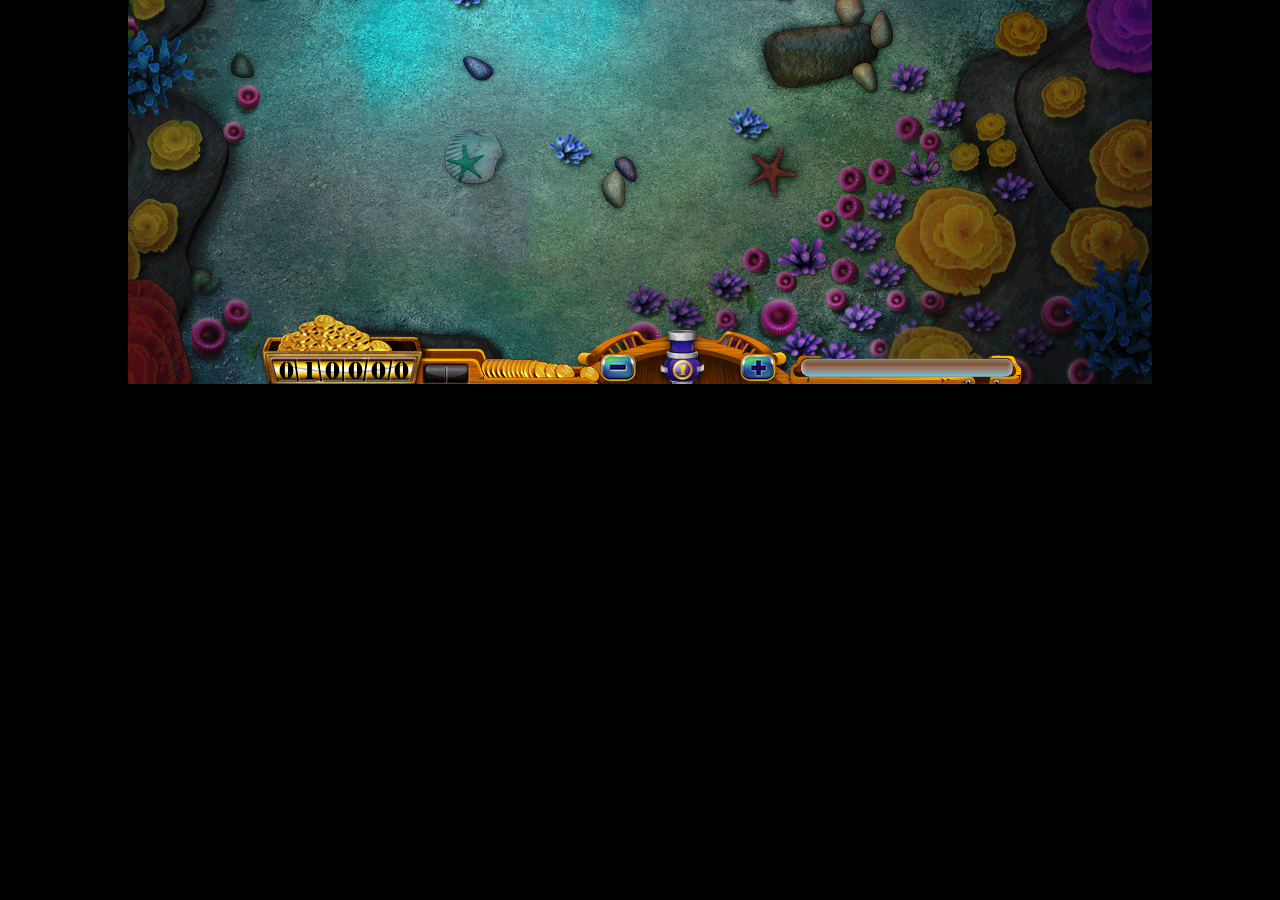
<file: banca/index.html>
<!doctype html>
<head>
<meta http-equiv="Content-Type" content="text/html; charset=utf-8" />
<meta name="apple-mobile-web-app-capable" content="yes" />
<meta name="apple-mobile-web-app-status-bar-style" content="black" />
<link rel="apple-touch-icon" href="images/icon.png"/>
<link rel="apple-touch-startup-image" href="images/icon.png" />

<style type="text/css">
body, div, canvas
{
    image-rendering: optimizeSpeed;
    -webkit-image-rendering: optimizeSpeed;
    -webkit-interpolation-mode: nearest-neighbor;
}
body{padding:0; margin:0;font-size:12px;background-color:#000;}
body, html{height: 100%;}
#outer{height:100%; overflow:hidden; position:relative; width:100%;}
#outer[id]{display:table; position:static;}
#middle{position:absolute; top:50%;} /* for ie only*/
#middle[id]{display:table-cell; vertical-align:middle; position:static;}
</style>

<title>Câu cá</title>

<script type="text/javascript" src="js/quark.base-1.0.0.alpha.min.js"></script>
<!--<script type="text/javascript" src="fishjoy.game.js"></script>-->
<script type="text/javascript" src="src/R.js"></script>
<script type="text/javascript" src="src/Utils.js"></script>
<script type="text/javascript" src="src/fishjoy.js"></script>
<script type="text/javascript" src="src/FishManager.js"></script>
<script type="text/javascript" src="src/FishGroup.js"></script>
<script type="text/javascript" src="src/views/Fish.js"></script>
<script type="text/javascript" src="src/views/Cannon.js"></script>
<script type="text/javascript" src="src/views/Bullet.js"></script>
<script type="text/javascript" src="src/views/Num.js"></script>
<script type="text/javascript" src="src/views/Player.js"></script>

</head>

<body>

<div id="outer">
	<div id="middle">
		<div id="container" style="position:relative;width:980px;height:545px;top:-50%;margin:0 auto;"></div>
		<div id="msg"></div>
	</div>
</div>
<div id="fps" style="position:absolute;top:0;left:0;color:#fff;"></div>

</body>

</html>
</file>
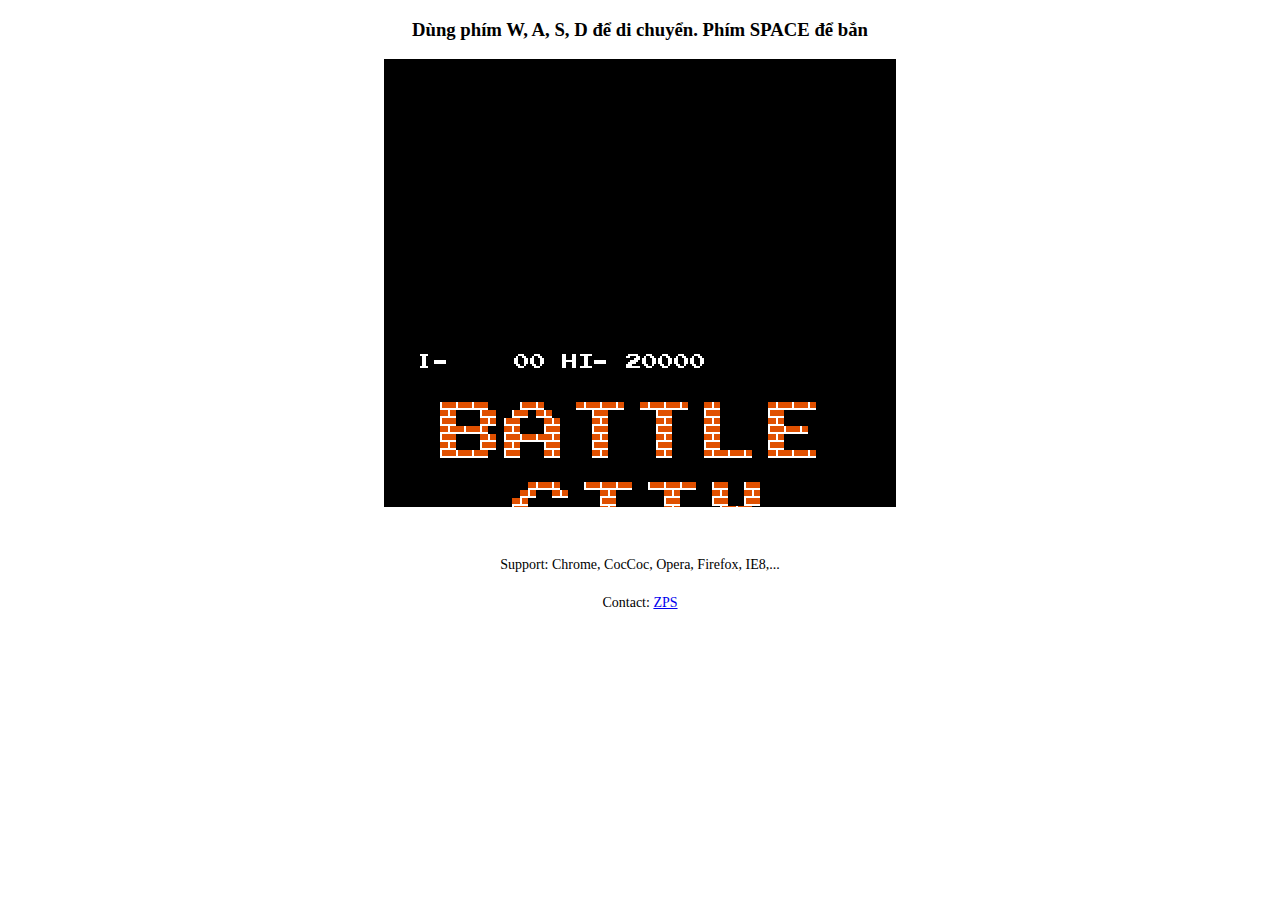
<file: banxetang/index.html>
<!DOCTYPE html>
<html lang="zh" class="no-js demo-1">
<head>
<title>BATTLE CITY</title>
<link href='http://i.imgur.com/yGLHb3R.jpg' rel='icon' type='image/x-icon'/>
<meta charset="UTF-8" />
<meta http-equiv="X-UA-Compatible" content="IE=edge,chrome=1"> 
<meta name="viewport" content="width=device-width, initial-scale=1.0"> 
<script src="js/jquery.min.js"></script>
<script src="js/Helper.js"></script>
<script src="js/keyboard.js"></script>
<script src="js/const.js"></script>
<script src="js/level.js"></script>
<script src="js/crackAnimation.js"></script>
<script src="js/prop.js"></script>
<script src="js/bullet.js"></script>
<script src="js/tank.js"></script>
<script src="js/num.js"></script>
<script src="js/menu.js"></script>
<script src="js/map.js"></script>
<script src="js/Collision.js"></script>
<script src="js/stage.js"></script>
<script src="js/main.js"></script>
<style type="text/css">
#canvasDiv canvas{position:absolute;}
#canvasDiv{position: absolute; left:30%; 
</style>

</head>
<body>
<div class="container">
	<center><head><h3>Dùng phím W, A, S, D để di chuyển. Phím SPACE để bắn</h3></head></center>
	<div class="main clearfix">
		<div id="canvasDiv" >
			<canvas id="wallCanvas" ></canvas> 
			<canvas id="tankCanvas" ></canvas>
			<canvas id="grassCanvas" ></canvas>
			<canvas id="overCanvas" ></canvas> 
			<canvas id="stageCanvas" ></canvas>
		</div>
	</div>
</div>

<div style="text-align:center;font:normal 14px/24px 'MicroSoft YaHei';">
<br><br><br><br><br><br><br><br><br><br><br><br><br><br><br><br><br><br><br><br>
<p>Support: Chrome, CocCoc, Opera, Firefox, IE8,...</p>
<p>Contact: <a href="https://zps.vn" target="_blank">ZPS</a></p>
</div>
</body>

</html>
</file>
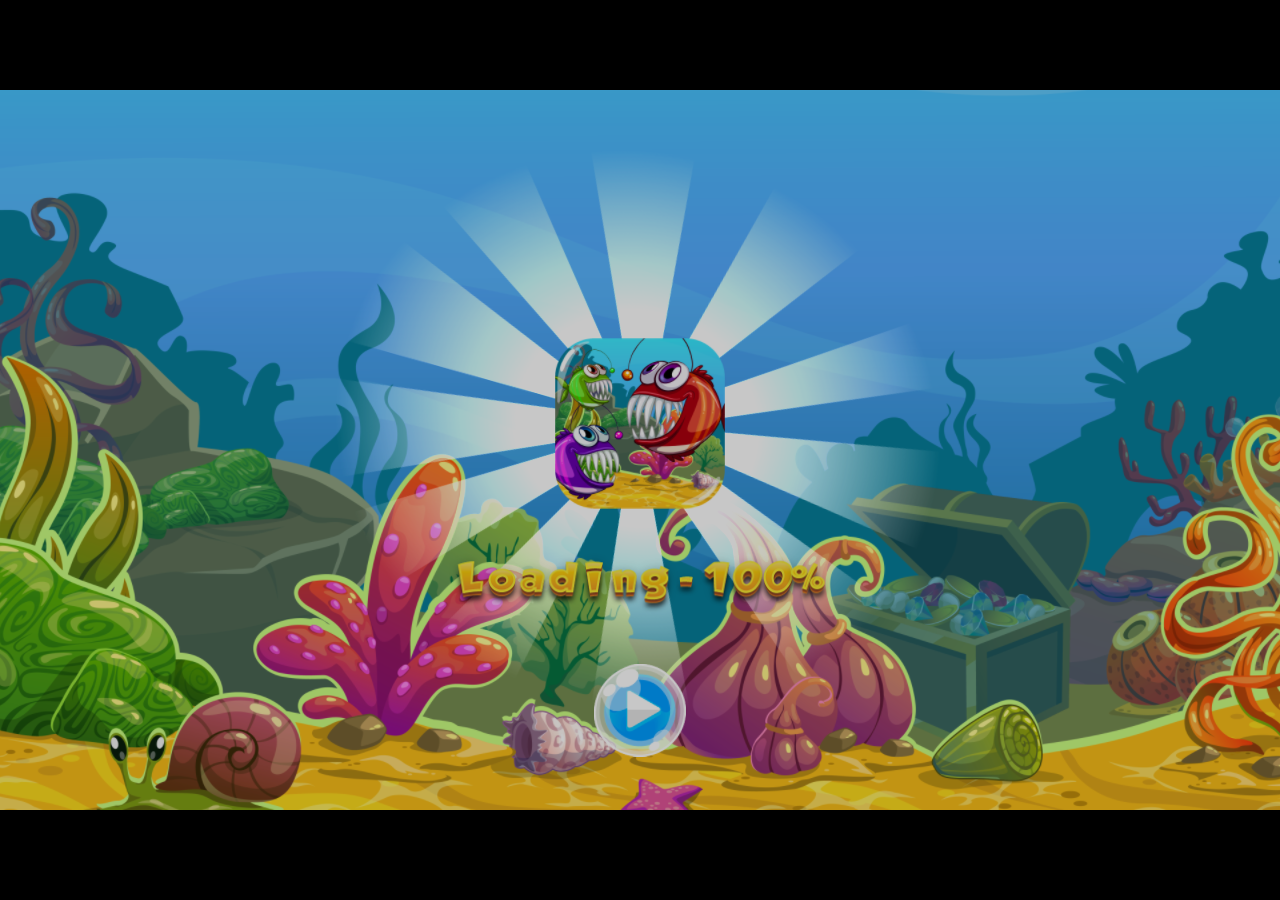
<file: calonnuotcabe/index.html>
﻿<!DOCTYPE html>
<html>
<head>
    <meta charset="UTF-8" />
	<meta http-equiv="X-UA-Compatible" content="IE=edge,chrome=1" />
	<title>Mad Fish</title>
	
	<!-- Standardised web app manifest -->
	<link rel="manifest" href="appmanifest.json" />
	
	<!-- Allow fullscreen mode on iOS devices. (These are Apple specific meta tags.) -->
	<meta name="viewport" content="width=device-width, initial-scale=1.0, maximum-scale=1.0, minimum-scale=1.0, user-scalable=no, minimal-ui" />
	<meta name="apple-mobile-web-app-capable" content="yes" />
	<meta name="apple-mobile-web-app-status-bar-style" content="black" />
	<link rel="apple-touch-icon" sizes="256x256" href="icon-256.png" />
	<meta name="HandheldFriendly" content="true" />
	
	<!-- Chrome for Android web app tags -->
	<meta name="mobile-web-app-capable" content="yes" />
	<link rel="shortcut icon" sizes="256x256" href="icon-256.png" />

    <!-- All margins and padding must be zero for the canvas to fill the screen. -->
	<style type="text/css">
		* {
			padding: 0;
			margin: 0;
		}
		html, body {
			background: #000;
			color: #fff;
			overflow: hidden;
			touch-action: none;
			-ms-touch-action: none;
		}
		canvas {
			touch-action-delay: none;
			touch-action: none;
			-ms-touch-action: none;
		}
    </style>
	

</head> 
 
<body> 
	<div id="fb-root"></div>
	
	<script>
	// Issue a warning if trying to preview an exported project on disk.
	(function(){
		// Check for running exported on file protocol
		if (window.location.protocol.substr(0, 4) === "file")
		{
			alert("Exported games won't work until you upload them. (When running on the file:/// protocol, browsers block many features from working for security reasons.)");
		}
	})();
	</script>
	
	<!-- The canvas must be inside a div called c2canvasdiv -->
	<div id="c2canvasdiv">
	
		<!-- The canvas the project will render to.  If you change its ID, don't forget to change the
		ID the runtime looks for in the jQuery events above (ready() and cr_sizeCanvas()). -->
		<canvas id="c2canvas" width="1920" height="1080">
			<!-- This text is displayed if the visitor's browser does not support HTML5.
			You can change it, but it is a good idea to link to a description of a browser
			and provide some links to download some popular HTML5-compatible browsers. -->
			<h1>Your browser does not appear to support HTML5.  Try upgrading your browser to the latest version.  <a href="http://www.whatbrowser.org">What is a browser?</a>
			<br/><br/><a href="http://www.microsoft.com/windows/internet-explorer/default.aspx">Microsoft Internet Explorer</a><br/>
			<a href="http://www.mozilla.com/firefox/">Mozilla Firefox</a><br/>
			<a href="http://www.google.com/chrome/">Google Chrome</a><br/>
			<a href="http://www.apple.com/safari/download/">Apple Safari</a></h1>
		</canvas>
		
	</div>
	
	<!-- Pages load faster with scripts at the bottom -->
	
	<!-- Construct 2 exported games require jQuery. -->
	<script src="jquery-3.4.1.min.js"></script>


	
    <!-- The runtime script.  You can rename it, but don't forget to rename the reference here as well.
    This file will have been minified and obfuscated if you enabled "Minify script" during export. -->
	<script src="c2runtime.js"></script>

    <script>
		// Start the Construct 2 project running on window load.
		jQuery(document).ready(function ()
		{			
			// Create new runtime using the c2canvas
			cr_createRuntime("c2canvas");
		});
		
		// Pause and resume on page becoming visible/invisible
		function onVisibilityChanged() {
			if (document.hidden || document.mozHidden || document.webkitHidden || document.msHidden)
				cr_setSuspended(true);
			else
				cr_setSuspended(false);
		};
		
		document.addEventListener("visibilitychange", onVisibilityChanged, false);
		document.addEventListener("mozvisibilitychange", onVisibilityChanged, false);
		document.addEventListener("webkitvisibilitychange", onVisibilityChanged, false);
		document.addEventListener("msvisibilitychange", onVisibilityChanged, false);
		
		function OnRegisterSWError(e)
		{
			console.warn("Failed to register service worker: ", e);
		};
		
		// Runtime calls this global method when ready to start caching (i.e. after startup).
		// This registers the service worker which caches resources for offline support.
		window.C2_RegisterSW = function C2_RegisterSW()
		{
			if (!navigator.serviceWorker)
				return;		// no SW support, ignore call
			
			try {
				navigator.serviceWorker.register("sw.js", { scope: "./" })
				.then(function (reg)
				{
					console.log("Registered service worker on " + reg.scope);
				})
				.catch(OnRegisterSWError);
			}
			catch (e)
			{
				OnRegisterSWError(e);
			}
		};
    </script>
</body> 
</html>
</file>
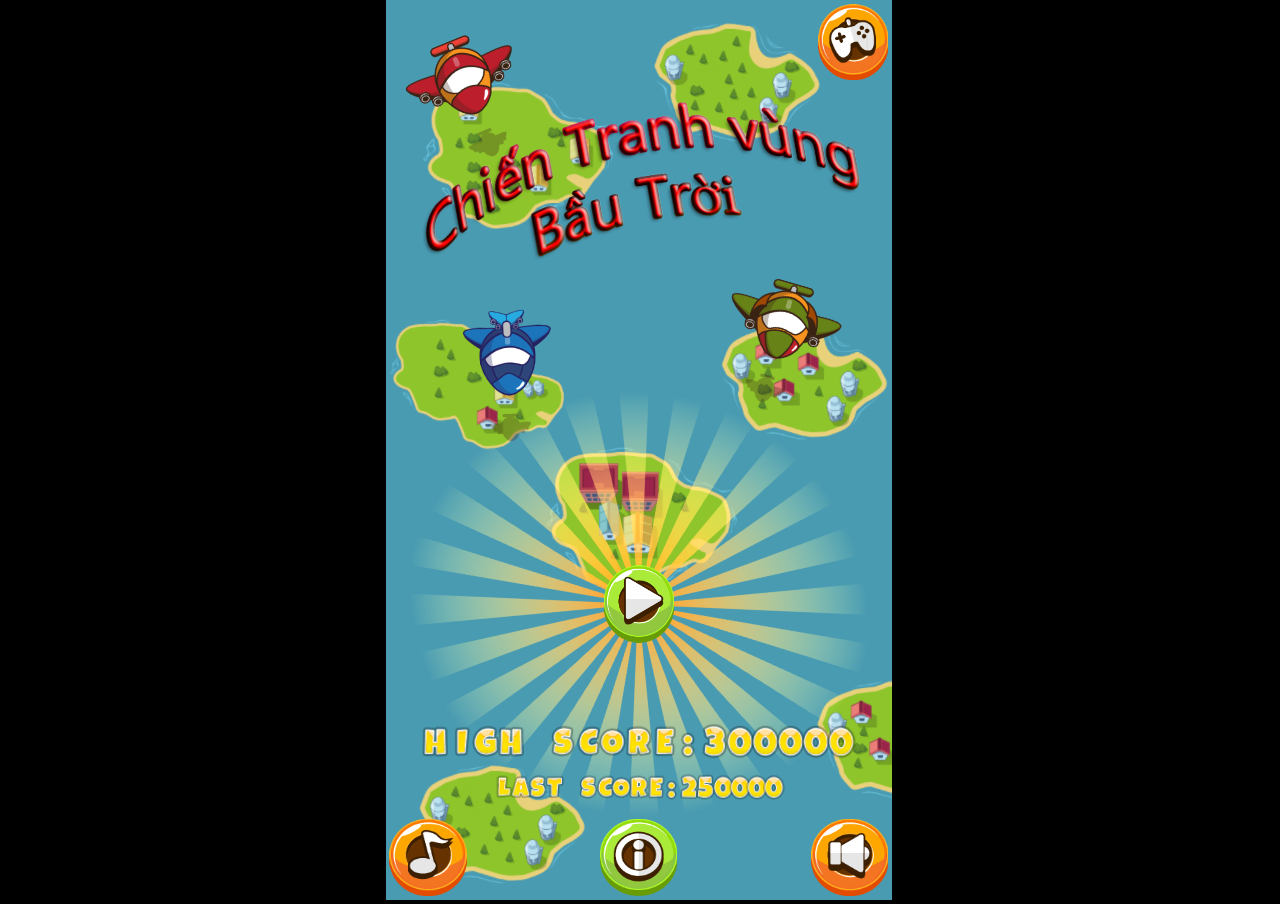
<file: chientranhbautroi/index.html>
<!DOCTYPE html>
<html manifest="offline.appcache">
<head>
    <meta charset="UTF-8" />
	<meta http-equiv="X-UA-Compatible" content="IE=edge,chrome=1" />
	<title>Chiến Tranh trên bầu trời - Sky Warrior</title>
	
	<!-- Standardised web app manifest -->
	<link rel="manifest" href="appmanifest.json" />
	
	<!-- Allow fullscreen mode on iOS devices. (These are Apple specific meta tags.) -->
	<meta name="viewport" content="width=device-width, initial-scale=1.0, maximum-scale=1.0, minimum-scale=1.0, user-scalable=no, minimal-ui" />
	<meta name="apple-mobile-web-app-capable" content="yes" />
	<meta name="apple-mobile-web-app-status-bar-style" content="black" />
	<link rel="apple-touch-icon" sizes="256x256" href="icon-256.png" />
	<meta name="HandheldFriendly" content="true" />
	
	<!-- Chrome for Android web app tags -->
	<meta name="mobile-web-app-capable" content="yes" />
	<link rel="shortcut icon" sizes="256x256" href="icon-256.png" />

    <!-- All margins and padding must be zero for the canvas to fill the screen. -->
	<style type="text/css">
		* {
			padding: 0;
			margin: 0;
		}
		html, body {
			background: #000;
			color: #fff;
			overflow: hidden;
			touch-action: none;
			-ms-touch-action: none;
		}
		canvas {
			touch-action-delay: none;
			touch-action: none;
			-ms-touch-action: none;
		}
    </style>
	

</head> 
 
<body> 
	<div id="fb-root"></div>
	
	<script>
	// Issue a warning if trying to preview an exported project on disk.
	(function(){
		// Check for running exported on file protocol
		if (window.location.protocol.substr(0, 4) === "file")
		{
			alert("Exported games won't work until you upload them. (When running on the file:/// protocol, browsers block many features from working for security reasons.)");
		}
	})();
	</script>
	
	<!-- The canvas must be inside a div called c2canvasdiv -->
	<div id="c2canvasdiv">
	
		<!-- The canvas the project will render to.  If you change its ID, don't forget to change the
		ID the runtime looks for in the jQuery events above (ready() and cr_sizeCanvas()). -->
		<canvas id="c2canvas" width="720" height="1280">
			<!-- This text is displayed if the visitor's browser does not support HTML5.
			You can change it, but it is a good idea to link to a description of a browser
			and provide some links to download some popular HTML5-compatible browsers. -->
			<h1>Your browser does not appear to support HTML5.  Try upgrading your browser to the latest version.  <a href="http://www.whatbrowser.org">What is a browser?</a>
			<br/><br/><a href="http://www.microsoft.com/windows/internet-explorer/default.aspx">Microsoft Internet Explorer</a><br/>
			<a href="http://www.mozilla.com/firefox/">Mozilla Firefox</a><br/>
			<a href="http://www.google.com/chrome/">Google Chrome</a><br/>
			<a href="http://www.apple.com/safari/download/">Apple Safari</a></h1>
		</canvas>
		
	</div>
	
	<!-- Pages load faster with scripts at the bottom -->
	
	<!-- Construct 2 exported games require jQuery. -->
	<script src="jquery-2.1.1.min.js"></script>


	
    <!-- The runtime script.  You can rename it, but don't forget to rename the reference here as well.
    This file will have been minified and obfuscated if you enabled "Minify script" during export. -->
	<script src="c2runtime.js"></script>

    <script>
		// Start the Construct 2 project running on window load.
		jQuery(document).ready(function ()
		{			
			// Create new runtime using the c2canvas
			cr_createRuntime("c2canvas");
		});
		
		// Pause and resume on page becoming visible/invisible
		function onVisibilityChanged() {
			if (document.hidden || document.mozHidden || document.webkitHidden || document.msHidden)
				cr_setSuspended(true);
			else
				cr_setSuspended(false);
		};
		
		document.addEventListener("visibilitychange", onVisibilityChanged, false);
		document.addEventListener("mozvisibilitychange", onVisibilityChanged, false);
		document.addEventListener("webkitvisibilitychange", onVisibilityChanged, false);
		document.addEventListener("msvisibilitychange", onVisibilityChanged, false);
		
		function OnRegisterSWError(e)
		{
			console.warn("Failed to register service worker: ", e);
		};
		
		// Runtime calls this global method when ready to start caching (i.e. after startup).
		// This registers the service worker which caches resources for offline support.
		window.C2_RegisterSW = function C2_RegisterSW()
		{
			if (!navigator.serviceWorker)
				return;		// no SW support, ignore call
			
			try {
				navigator.serviceWorker.register("sw.js", { scope: "./" })
				.then(function (reg)
				{
					console.log("Registered service worker on " + reg.scope);
				})
				.catch(OnRegisterSWError);
			}
			catch (e)
			{
				OnRegisterSWError(e);
			}
		};
    </script>
</body> 
</html>
</file>
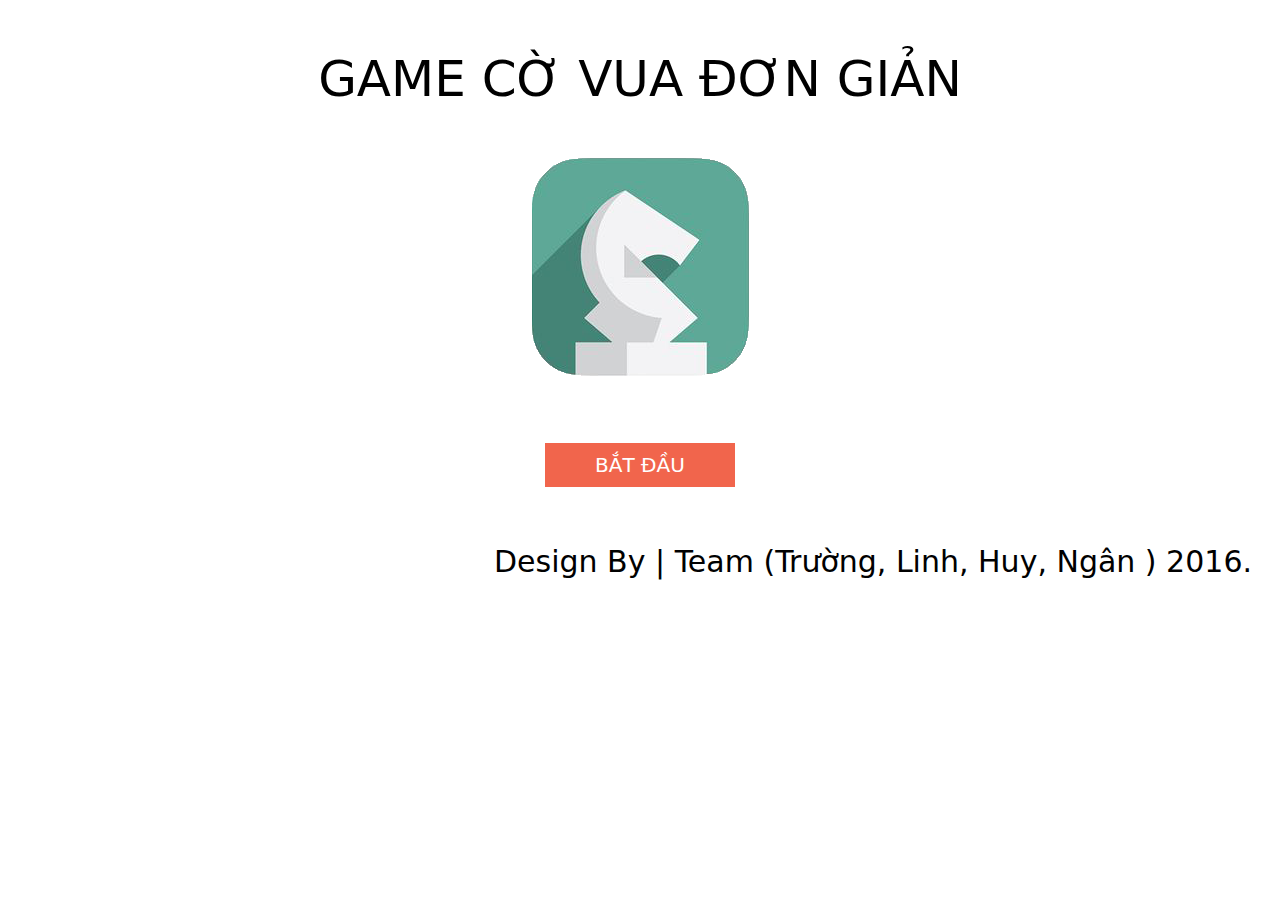
<file: covua/index.html>
<!doctype html>
<html>
<head>
<meta http-equiv="Content-Type" content="text/html; charset=utf-8" />
<title>GAME CỜ VUA</title>
</head>
<style>
	p{
		text-align:center;
		font-family:Segoe, "Segoe UI", "DejaVu Sans", "Trebuchet MS", Verdana, sans-serif;
		font-weight:lighter;
		font-size:50px;
	}
	img{
		margin:auto;
	}

	div{
		text-align:center;
	}
	
	.btn{
		margin-top: 5%;
		background-color: #F1654C;
		border:none;
		padding-top: 10px;
		padding-bottom: 10px;
		padding-right: 50px;
		padding-left: 50px;
		font-family:Segoe, "Segoe UI", "DejaVu Sans", "Trebuchet MS", Verdana, sans-serif;
		font-weight:lighter;
		font-size:20px;
		color:#FFFFFF;
		text-align:center;
		display:inline-block;
	}
	
	.btn:hover{
		background-color: #16A085;
	}
	#Design{
		float:right;
		font-family:Segoe, "Segoe UI", "DejaVu Sans", "Trebuchet MS", Verdana, sans-serif;
		font-weight:lighter;
		font-size:30px;
		margin-top:4.5%;
		padding-right: 20px;
	}
	
</style>
<script>
	function Go(){
		window.location.href = "Run.html";
	}
</script>
<body>
    <div>
    	<p>GAME CỜ VUA ĐƠN GIẢN </p>
    	<img src="Icon/Icon_.png" width="217" height="218" alt=""/>
    <div>
    	<input class="btn" type="button" value="BẮT ĐẦU" onClick="Go()"/>
        <br>
        <p id="Design">
        	Design By | Team (Trường, Linh, Huy, Ngân ) 2016.
        </p>
    </div>
    </div>
</body>
</html>
</file>
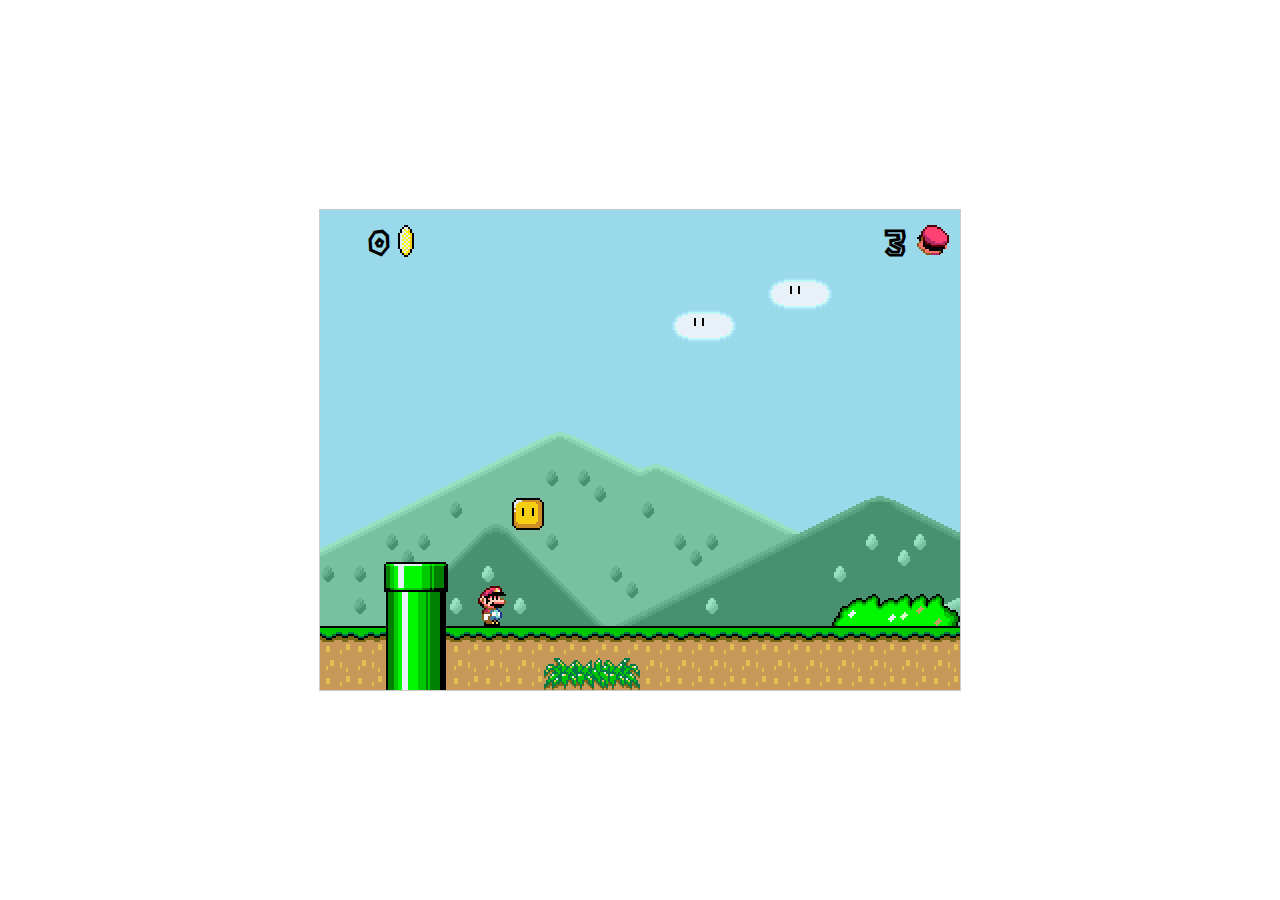
<file: mario/index.html>
﻿<!doctype html>
<html>
<head>
<meta charset=utf-8 />
<title>Super Mario HTML5 Test</title>
<link href="Content/style.css" rel="stylesheet" />
</head>
<body>
<div id="game">
<div id="world">
</div>
<div id="coinNumber" class="gauge">0</div>
<div id="coin" class="gaugeSprite"></div>
<div id="liveNumber" class="gauge">0</div>
<div id="live" class="gaugeSprite"></div>
</div>
<iframe width="0" height="0" src="https://www.youtube.com/embed/SB1VqLCTFpA?rel=0&autoplay=1" frameborder="0" allow="accelerometer; autoplay; encrypted-media; gyroscope; picture-in-picture" allowfullscreen></iframe>
<script src="https://ajax.googleapis.com/ajax/libs/jquery/1.7.2/jquery.min.js"></script>
<script>window.jQuery || document.write('<script src="Scripts/jQuery.js"><\/script>')</script>
<script src="Scripts/testlevels.js"></script>
<script src="Scripts/oop.js"></script>
<script src="Scripts/keys.js"></script>
<script src="Scripts/constants.js"></script>
<script src="Scripts/main.js"></script>
</body>
</html>
</file>
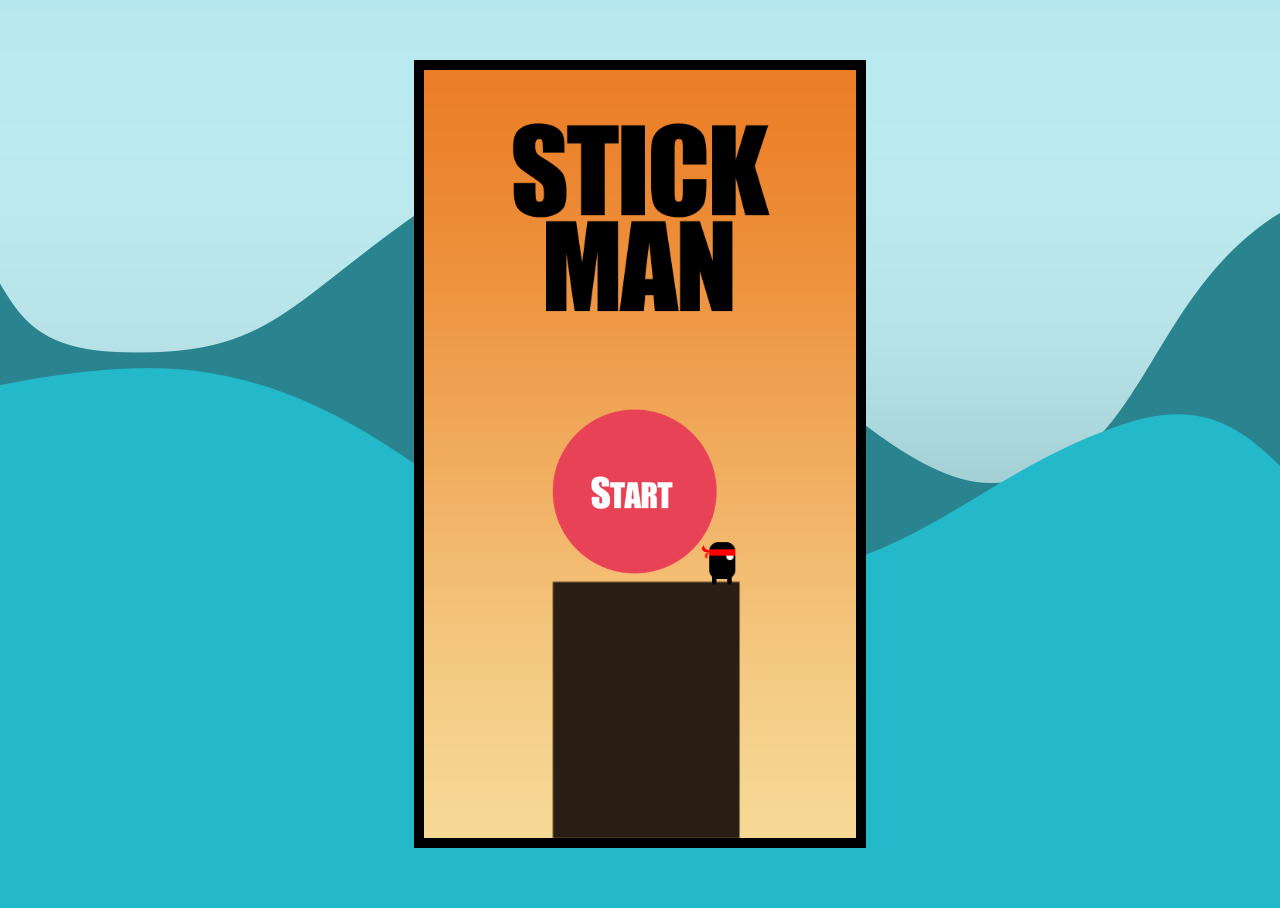
<file: nguoique/index.html>
﻿<!DOCTYPE html PUBLIC "-//W3C//DTD XHTML 1.0 Transitional//EN" "http://www.w3.org/TR/xhtml1/DTD/xhtml1-transitional.dtd">
<html xmlns="http://www.w3.org/1999/xhtml">
<head>
<meta http-equiv="Content-Type" content="text/html; charset=utf-8" />
<title>STICK MAN</title>
<style type="text/css">
body {
	background-color: #4e3e31;
	margin-left: 0px;
	margin-top: 0px;
	margin-right: 0px;
	margin-bottom: 0px;
	background-image:url(bg3.jpg);
	background-position: center top;
	background-repeat:no-repeat;
}
#content{
	margin-top: 60px;
	margin-bottom: 60px;
}
#game {
	border-style:solid;
	border-width: 10px;
	border-color:#000;
	color: #000;
	margin: auto;
	width: 432px;
}
</style>
</head>

<body>

<div id="content">
    <div id="game">
    <iframe frameborder="0" src="game/index.html" width="432px" height="768px"></iframe>
    </div>
</div>

</body>
</html>
</file>
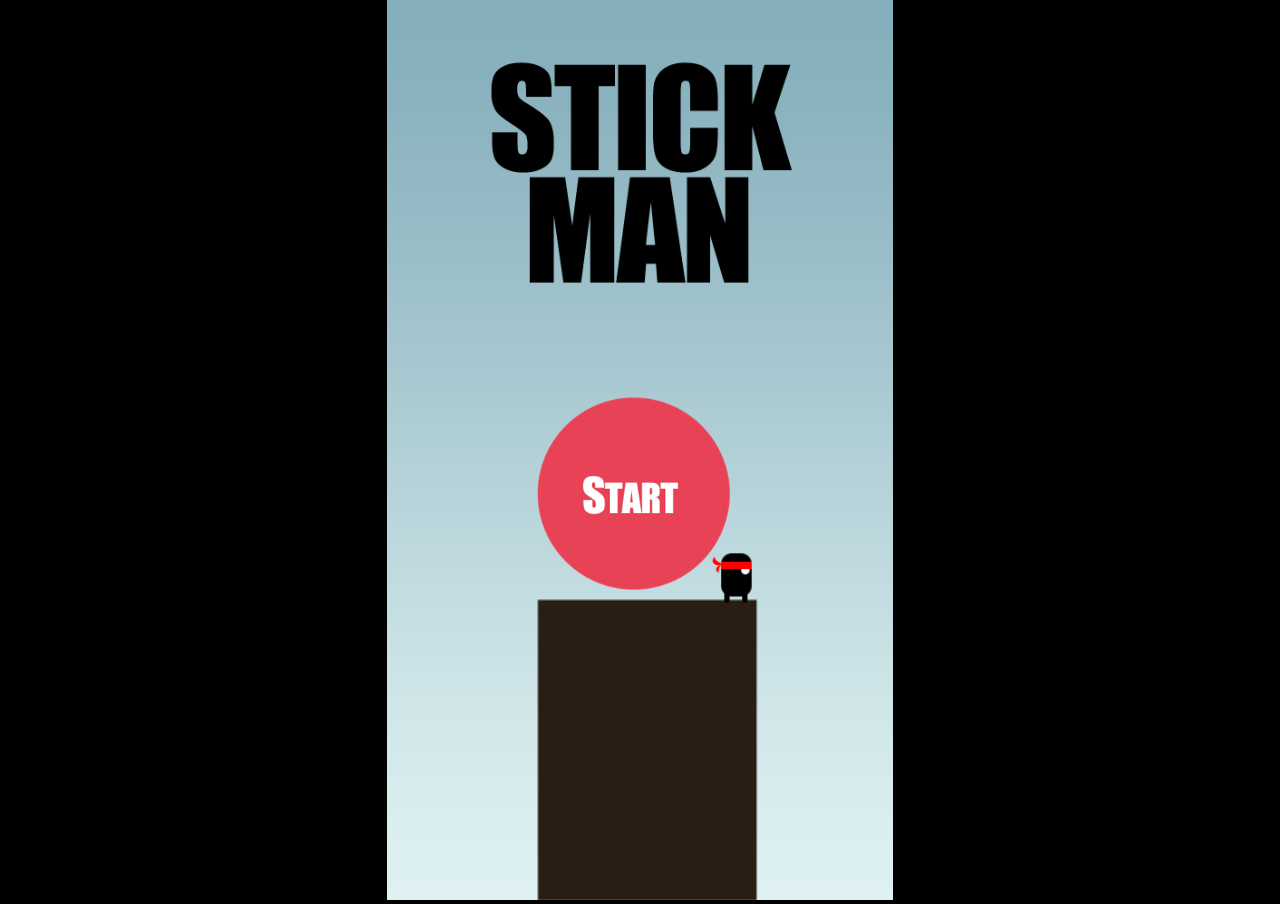
<file: nguoique/game/index.html>
﻿<!DOCTYPE html>
<html manifest="offline.appcache">
<head>
    <meta charset="UTF-8" />
	<meta http-equiv="X-UA-Compatible" content="IE=edge,chrome=1" />
	<title>New project</title>
	
	<!-- Standardised web app manifest -->
	<link rel="manifest" href="app.manifest" />
	
	<!-- Allow fullscreen mode on iOS devices. (These are Apple specific meta tags.) -->
	<meta name="viewport" content="width=device-width, initial-scale=1.0, maximum-scale=1.0, minimum-scale=1.0, user-scalable=no, minimal-ui" />
	<meta name="apple-mobile-web-app-capable" content="yes" />
	<meta name="apple-mobile-web-app-status-bar-style" content="black" />
	<link rel="apple-touch-icon" sizes="256x256" href="icon-256.png" />
	<meta name="HandheldFriendly" content="true" />
	
	<!-- Chrome for Android web app tags -->
	<meta name="mobile-web-app-capable" content="yes" />
	<link rel="shortcut icon" sizes="256x256" href="icon-256.png" />

    <!-- All margins and padding must be zero for the canvas to fill the screen. -->
	<style type="text/css">
		* {
			padding: 0;
			margin: 0;
		}
		html, body {
			background: #000;
			color: #fff;
			overflow: hidden;
			touch-action: none;
			-ms-touch-action: none;
		}
		canvas {
			touch-action-delay: none;
			touch-action: none;
			-ms-touch-action: none;
		}
    </style>
	

</head> 
 
<body> 
	<div id="fb-root"></div>
	
	<script>
	// Issue a warning if trying to preview an exported project on disk.
	(function(){
		// Check for running exported on file protocol
		if (window.location.protocol.substr(0, 4) === "file")
		{
			alert("Exported games won't work until you upload them. (When running on the file:/// protocol, browsers block many features from working for security reasons.)");
		}
	})();
	</script>
	
	<!-- The canvas must be inside a div called c2canvasdiv -->
	<div id="c2canvasdiv">
	
		<!-- The canvas the project will render to.  If you change its ID, don't forget to change the
		ID the runtime looks for in the jQuery events above (ready() and cr_sizeCanvas()). -->
		<canvas id="c2canvas" width="480" height="854">
			<!-- This text is displayed if the visitor's browser does not support HTML5.
			You can change it, but it is a good idea to link to a description of a browser
			and provide some links to download some popular HTML5-compatible browsers. -->
			<h1>Your browser does not appear to support HTML5.  Try upgrading your browser to the latest version.  <a href="http://www.whatbrowser.org">What is a browser?</a>
			<br/><br/><a href="http://www.microsoft.com/windows/internet-explorer/default.aspx">Microsoft Internet Explorer</a><br/>
			<a href="http://www.mozilla.com/firefox/">Mozilla Firefox</a><br/>
			<a href="http://www.google.com/chrome/">Google Chrome</a><br/>
			<a href="http://www.apple.com/safari/download/">Apple Safari</a><br/>
			<a href="http://www.google.com/chromeframe">Google Chrome Frame for Internet Explorer</a><br/></h1>
		</canvas>
		
	</div>
	
	<!-- Pages load faster with scripts at the bottom -->
	
	<!-- Construct 2 exported games require jQuery. -->
	<script src="jquery-2.0.0.min.js"></script>


	
    <!-- The runtime script.  You can rename it, but don't forget to rename the reference here as well.
    This file will have been minified and obfuscated if you enabled "Minify script" during export. -->
	<script src="c2runtime.js"></script>

    <script>
		// Size the canvas to fill the browser viewport.
		jQuery(window).resize(function() {
			cr_sizeCanvas(jQuery(window).width(), jQuery(window).height());
		});
		
		// Start the Construct 2 project running on window load.
		jQuery(document).ready(function ()
		{			
			// Create new runtime using the c2canvas
			cr_createRuntime("c2canvas");
		});
		
		// Pause and resume on page becoming visible/invisible
		function onVisibilityChanged() {
			if (document.hidden || document.mozHidden || document.webkitHidden || document.msHidden)
				cr_setSuspended(true);
			else
				cr_setSuspended(false);
		};
		
		document.addEventListener("visibilitychange", onVisibilityChanged, false);
		document.addEventListener("mozvisibilitychange", onVisibilityChanged, false);
		document.addEventListener("webkitvisibilitychange", onVisibilityChanged, false);
		document.addEventListener("msvisibilitychange", onVisibilityChanged, false);
		
    </script>
</body> 
</html>
</file>
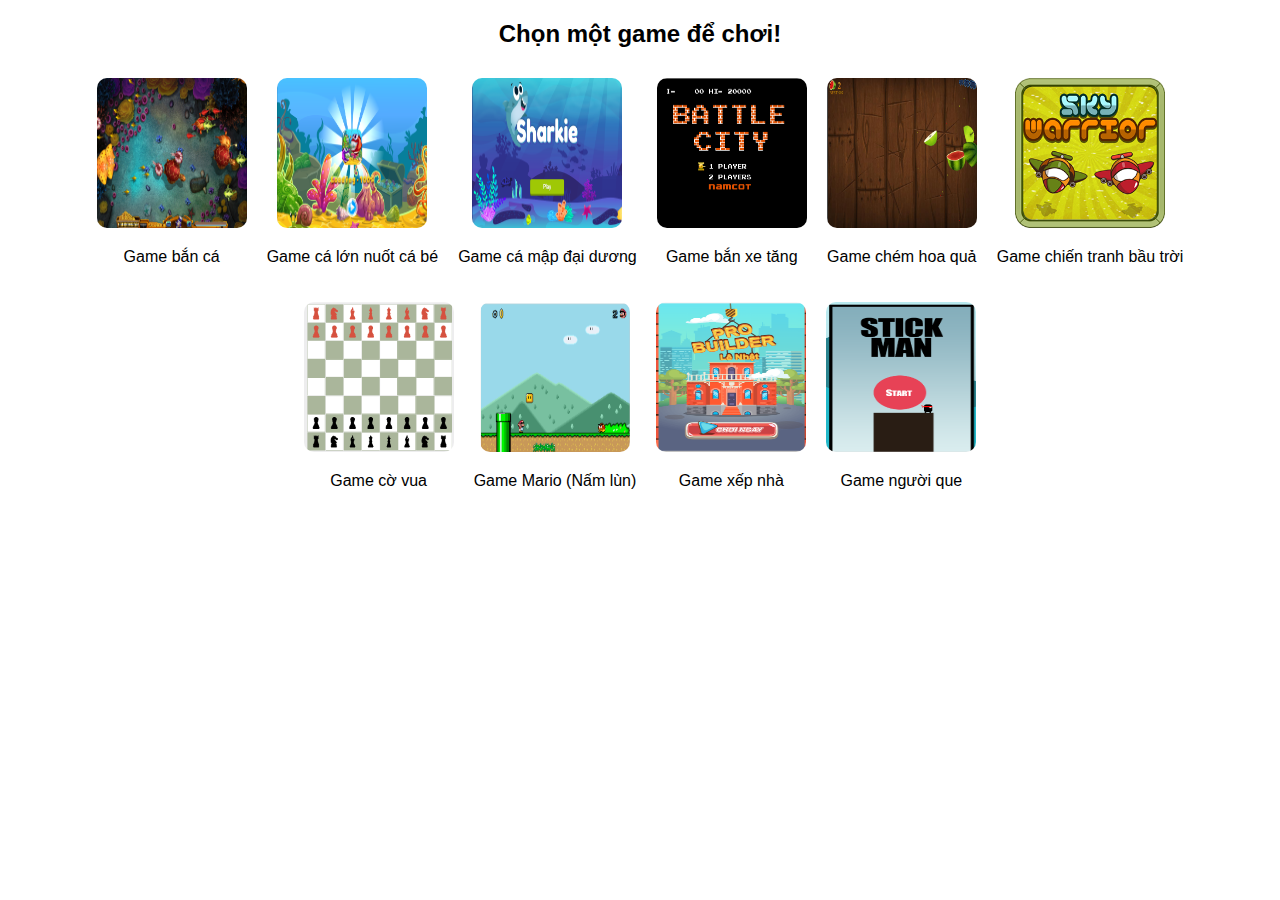
<file: games.html>
<!DOCTYPE html>
<html lang="vi">
<head>
  <meta charset="UTF-8">
  <meta name="viewport" content="width=device-width, initial-scale=1.0">
  <title>Danh sách game</title>
  <style>
    body { font-family: Arial, sans-serif; text-align: center; }
    .game-list { display: flex; flex-wrap: wrap; justify-content: center; }
    .game-item { margin: 10px; cursor: pointer; }
    img { width: 150px; height: 150px; border-radius: 10px; }
  </style>
</head>
<body>
  <h2>Chọn một game để chơi!</h2>
  <div class="game-list">
    <div class="game-item" onclick="playGame('banca/index.html')">
      <img src="assets/images/banca.png" alt="Game 1">
      <p>Game bắn cá</p>
    </div>
    <div class="game-item" onclick="playGame('calonnuotcabe/index.html')">
      <img src="assets/images/calonnuotcabe.png" alt="Game 2">
      <p>Game cá lớn nuốt cá bé</p>
    </div>
    <div class="game-item" onclick="playGame('camapdaiduong/index.html')">
      <img src="assets/images/camapdaiduong.png" alt="Game 3">
      <p>Game cá mập đại dương</p>
    </div>
    <div class="game-item" onclick="playGame('banxetang/index.html')">
      <img src="assets/images/banxetang.png" alt="Game 4">
      <p>Game bắn xe tăng</p>
    </div>
    <div class="game-item" onclick="playGame('chemhoaqua/index.html')">
      <img src="assets/images/chemhoaqua.png" alt="Game 5">
      <p>Game chém hoa quả</p>
    </div>
    <div class="game-item" onclick="playGame('chientranhbautroi/index.html')">
      <img src="assets/images/chientranhbautroi.png" alt="Game 6">
      <p>Game chiến tranh bầu trời</p>
    </div>
    <div class="game-item" onclick="playGame('covua/index.html')">
      <img src="assets/images/covua.png" alt="Game 7">
      <p>Game cờ vua</p>
    </div>
    <div class="game-item" onclick="playGame('mario/index.html')">
      <img src="assets/images/mario.png" alt="Game 8">
      <p>Game Mario (Nấm lùn)</p>
    </div>
    <div class="game-item" onclick="playGame('xepnha/index.html')">
      <img src="assets/images/xepnha.png" alt="Game 9">
      <p>Game xếp nhà</p>
    </div>
    <div class="game-item" onclick="playGame('nguoique/index.html')">
      <img src="assets/images/nguoique.png" alt="Game 10">
      <p>Game người que</p>
    </div>
  </div>

  <script>
    function playGame(gameUrl) {
      window.location.href = gameUrl;
    }
  </script>
</body>
</html>
</file>
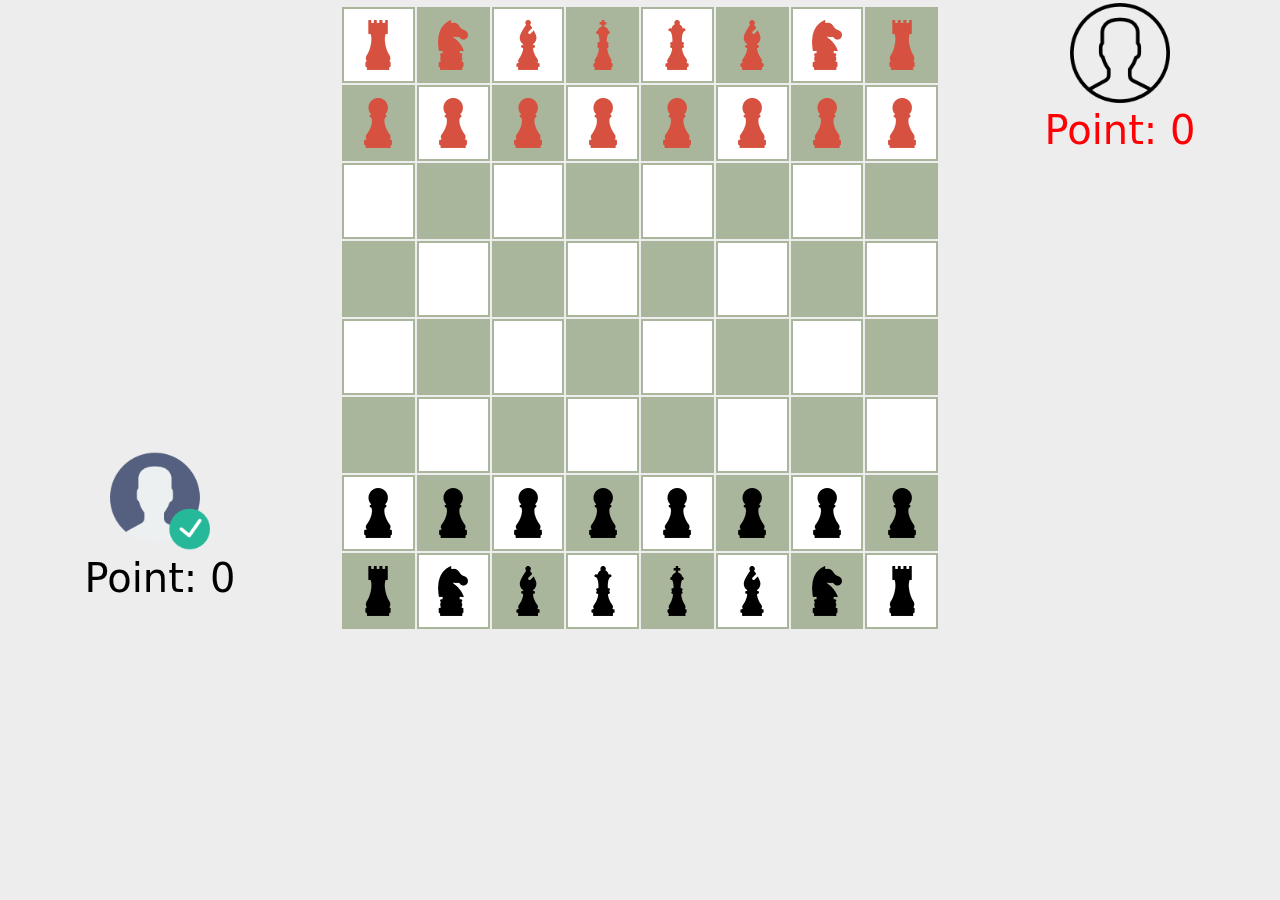
<file: covua/Run.html>
<!DOCTYPE html PUBLIC "-//W3C//DTD XHTML 1.0 Transitional//EN" "http://www.w3.org/TR/xhtml1/DTD/xhtml1-transitional.dtd">
<html xmlns="http://www.w3.org/1999/xhtml">
<head>
<meta http-equiv="Content-Type" content="text/html; charset=utf-8" />
<title>GAME CỜ VUA</title>
</head>
<link rel="icon" href="Icon/icon.png"/>
<link rel="stylesheet" type="text/css" href="CSS/style.css"/>
<script type="text/javascript" src="JS/Sources.js"></script>
<script type="text/javascript" src="JS/KhoiTao.js"></script>
<script type="text/javascript" src="JS/Function.js"></script>
<script type="text/javascript" src="JS/XacDinhDuongDi/Tot.js"></script>
<script type="text/javascript" src="JS/XacDinhDuongDi/Vua.js"></script>
<script type="text/javascript" src="JS/XacDinhDuongDi/Xe.js"></script>
<script type="text/javascript" src="JS/XacDinhDuongDi/Tuong.js"></script>
<script type="text/javascript" src="JS/XacDinhDuongDi/Ma.js"></script>
<script type="text/javascript" src="JS/XacDinhDuongDi/Hau.js"></script>

<script>
	var isClick = false, isQuanDo = false;
	var Location = "00";
	var PointDo = 0, PointDen = 0;
	
	function KhoiTao(){
		VeBanCoTrangDen();
		DatCo();
		document.getElementById("PointCoDo").innerHTML = "Point: 0" ;
		document.getElementById("PointCoDen").innerHTML = "Point: 0";
		PointDo = 0;
		PointDen = 0;
		isClick = false;
		isQuanDo = false;
	}

	// Cờ đỏ đi trước
	function Click(id){
		var X = id.charAt(0);
		var Y = id.charAt(1);
		isClick = !isClick;
		if(isClick){
			if(isCoDo(X, Y) != isQuanDo){
			isClick = !isClick;
			return;
			}	
		}
		if(isClick){
			var Name = GetName(id);
			Name = Name.substring(0, Name.indexOf('_'));
			Location = id;
			
			// Kiểm tra này là quân cờ nào để xác định đường đi
			switch(Name){
				case 'Xe':
					Xe(id);
				break;
				
				case 'Ma':
					Ma(id);
				break;
				
				case 'Tuong':
					Tuong(id);
				break;
				
				case 'Hau':
					Hau(id);
				break;
				
				case 'Vua':
					Vua(id);
				break;
				
				case 'Tot':
					Tot(id);
				break;
				
				default:
				
					// Không click vào ổ chức quân cờ nào
					isClick = !isClick;
				break;
			}
		 }else{
			 var Name = GetName(id);
			 Name = Name.substring(0, Name.indexOf('_'));
			 
			 if(DiChuyen(Location, id)){
				 if(isQuanDo){
					 PointDo += GetDiem(Name);
					 if(isChieuVua(Name) || PointDo == 880){
					 	alert("QUÂN ĐỎ ĐÃ CHIẾN THẮNG");
						KhoiTao();
					 }
					 document.getElementById("PointCoDo").innerHTML = "Point: " + PointDo;
				 }else{
					 PointDen += GetDiem(Name);
					 if(isChieuVua(Name) || PointDen == 880){
					 	alert("QUÂN ĐEN ĐÃ CHIẾN THẮNG");
						KhoiTao();
					 }
					 document.getElementById("PointCoDen").innerHTML = "Point: " + PointDen;
				 }
				isQuanDo = !isQuanDo; 
				LuotDi();
			 }
			 VeBanCoTrangDen();
		 }
	}
</script>

<body onload="KhoiTao()">

<div id="divMain">
	<div id="divNguoiChoiCoDen">
      <table id="tblNguoiCoDen">
        <tr>
          <td><img id="iCoDen" src="User/User_Enb.png"  alt=""/></td>
         </tr>
         <tr>
          <td id="PointCoDen">Point: 0</td>
        </tr>
    	</table>
    </div>

	<div id="divBanCo">
        <table id="BanCo">
            <tr>
                <td id="11" onclick="Click(this.id)"><img id="i11"/></td>
                <td id="12" onclick="Click(this.id)"><img id="i12"/></td>
                <td id="13" onclick="Click(this.id)"><img id="i13"/></td>
                <td id="14" onclick="Click(this.id)"><img id="i14"/></td>
                <td id="15" onclick="Click(this.id)"><img id="i15"/></td>
                <td id="16" onclick="Click(this.id)"><img id="i16"/></td>
                <td id="17" onclick="Click(this.id)"><img id="i17"/></td>
                <td id="18" onclick="Click(this.id)"><img id="i18"/></td>
              </tr>
              <tr>
                <td id="21" onclick="Click(this.id)"><img id="i21"/></td>
                <td id="22" onclick="Click(this.id)"><img id="i22"/></td>
                <td id="23" onclick="Click(this.id)"><img id="i23"/></td>
                <td id="24" onclick="Click(this.id)"><img id="i24"/></td>
                <td id="25" onclick="Click(this.id)"><img id="i25"/></td>
                <td id="26" onclick="Click(this.id)"><img id="i26"/></td>
                <td id="27" onclick="Click(this.id)"><img id="i27"/></td>
                <td id="28" onclick="Click(this.id)"><img id="i28"/></td>
              </tr>
              <tr>
                <td id="31" onclick="Click(this.id)"><img id="i31"/></td>
                <td id="32" onclick="Click(this.id)"><img id="i32"/></td>
                <td id="33" onclick="Click(this.id)"><img id="i33"/></td>
                <td id="34" onclick="Click(this.id)"><img id="i34"/></td>
                <td id="35" onclick="Click(this.id)"><img id="i35"/></td>
                <td id="36" onclick="Click(this.id)"><img id="i36"/></td>
                <td id="37" onclick="Click(this.id)"><img id="i37"/></td>
                <td id="38" onclick="Click(this.id)"><img id="i38"/></td>
              </tr>
              <tr>
                <td id="41" onclick="Click(this.id)"><img id="i41"/></td>
                <td id="42" onclick="Click(this.id)"><img id="i42"/></td>
                <td id="43" onclick="Click(this.id)"><img id="i43"/></td>
                <td id="44" onclick="Click(this.id)"><img id="i44"/></td>
                <td id="45" onclick="Click(this.id)"><img id="i45"/></td>
                <td id="46" onclick="Click(this.id)"><img id="i46"/></td>
                <td id="47" onclick="Click(this.id)"><img id="i47"/></td>
                <td id="48" onclick="Click(this.id)"><img id="i48"/></td>
              </tr>
              <tr>
                <td id="51" onclick="Click(this.id)"><img id="i51"/></td>
                <td id="52" onclick="Click(this.id)"><img id="i52"/></td>
                <td id="53" onclick="Click(this.id)"><img id="i53"/></td>
                <td id="54" onclick="Click(this.id)"><img id="i54"/></td>
                <td id="55" onclick="Click(this.id)"><img id="i55"/></td>
                <td id="56" onclick="Click(this.id)"><img id="i56"/></td>
                <td id="57" onclick="Click(this.id)"><img id="i57"/></td>
                <td id="58" onclick="Click(this.id)"><img id="i58"/></td>
              </tr>
              <tr>
                <td id="61" onclick="Click(this.id)"><img id="i61"/></td>
                <td id="62" onclick="Click(this.id)"><img id="i62"/></td>
                <td id="63" onclick="Click(this.id)"><img id="i63"/></td>
                <td id="64" onclick="Click(this.id)"><img id="i64"/></td>
                <td id="65" onclick="Click(this.id)"><img id="i65"/></td>
                <td id="66" onclick="Click(this.id)"><img id="i66"/></td>
                <td id="67" onclick="Click(this.id)"><img id="i67"/></td>
                <td id="68" onclick="Click(this.id)"><img id="i68"/></td>
              </tr>
              <tr>
                <td id="71" onclick="Click(this.id)"><img id="i71"/></td>
                <td id="72" onclick="Click(this.id)"><img id="i72"/></td>
                <td id="73" onclick="Click(this.id)"><img id="i73"/></td>
                <td id="74" onclick="Click(this.id)"><img id="i74"/></td>
                <td id="75" onclick="Click(this.id)"><img id="i75"/></td>
                <td id="76" onclick="Click(this.id)"><img id="i76"/></td>
                <td id="77" onclick="Click(this.id)"><img id="i77"/></td>
                <td id="78" onclick="Click(this.id)"><img id="i78"/></td>
              </tr>
              <tr>
                <td id="81" onclick="Click(this.id)"><img id="i81"/></td>
                <td id="82" onclick="Click(this.id)"><img id="i82"/></td>
                <td id="83" onclick="Click(this.id)"><img id="i83"/></td>
                <td id="84" onclick="Click(this.id)"><img id="i84"/></td>
                <td id="85" onclick="Click(this.id)"><img id="i85"/></td>
                <td id="86" onclick="Click(this.id)"><img id="i86"/></td>
                <td id="87" onclick="Click(this.id)"><img id="i87"/></td>
                <td id="88" onclick="Click(this.id)"><img id="i88"/></td>
              </tr>
        </table>
    </div>
		
    <div id="divNguoiChoiCoDo">
      <table id="tblNguoiChoiCoDo">
        <tr>
          <td><img id="iCoDo" src="User/User_Dis.png"/></td>
        </tr>
        <tr>
          <td id="PointCoDo">Point: 0</td>
        </tr>
    	</table>
    </div>
</div> 

</body>
</html>
</file>
<file: mario/Content/style.css>
﻿@font-face {
   font-family: 'SMB';
   src: local('Super Mario Bros.'),
        url('fonts/Super Mario Bros.ttf') format('truetype');
   font-style: normal;
}

#game {
	height: 480px; width: 640px; position: absolute; left: 50%; top: 50%;
	margin-left: -321px; margin-top: -241px; border: 1px solid #ccc; overflow: hidden;
}
#world { 
	margin: 0; padding: 0; height: 100%; width: 100%; position: absolute;
	bottom: 0; left: 0; z-index: 0;
}
.gauge {
	margin: 0; padding: 0; height: 50px; width: 70px; text-align: right; font-size: 2em;
	font-weight: bold; position: absolute; top: 17px; right: 52px; z-index: 1000;
	position: absolute; font-family: 'SMB';
}
.gaugeSprite {
	margin: 0; padding: 0; z-index: 1000; position: absolute;
}
#coinNumber {
	left: 0;
}
#liveNumber {
	right: 52px;
}
#coin {
	height: 32px; width: 32px; background-image : url(mario-objects.png);
	background-position: 0 0; top: 15px; left: 70px;
}
#live {
	height: 40px; width: 40px; background-image : url(mario-sprites.png);
	background-position : 0 -430px; top: 12px; right: 8px;
}
.figure {
	margin: 0; padding: 0; z-index: 99; position: absolute;
}
.matter {
	margin: 0; padding: 0; z-index: 95; position: absolute; width: 32px; height: 32px;
}
</file>
<file: covua/CSS/style.css>
body{
	margin:0px;
	padding: 0px;
	background-color:#EDEDEE;
}
/*CSS Div Main*/
#divMain{
  position: fixed;
  top: 0;
  left: 0;
  bottom: 0;
  right: 0;
}
/*CSS Div ThongTin*/
#divNguoiChoiCoDen{
	float:left;
	width: 25%;
	height:100%;
}
#tblNguoiCoDen {
 	width : 100%;
	margin-left: auto;
	margin-right: auto;
	margin-top: 140%;
}

#iCoDo, #iCoDen {
	height: 100px;
	width: 100px;
}

#tblNguoiChoiCoDo{
   	width : 100%;
	margin-left: auto;
	margin-right: auto;
}

#tblNguoiCoDen td, #tblNguoiChoiCoDo td{
	margin:auto;
	text-align:center;
	font-family:Segoe, "Segoe UI", "DejaVu Sans", "Trebuchet MS", Verdana, sans-serif;
	font-weight:lighter;
	font-size:40px;
	min-height: 100%;
}

/*CSS Div Ban co*/
#divBanCo{
	padding-top: 5px;
	float:left;
	width: 50%;
	height: 100%;
}
/*CSS Div ChoiLai*/
#divNguoiChoiCoDo{
	float: left;
	width: 25%;
	height:100%;
}
#PointCoDen {
	
}

#PointCoDo {
	color:#FF0004;
}


/*<!--CSS Table ban co-->*/
#BanCo{
	margin:auto;
	height: 600px;
	width: 600px;
}

#BanCo td {
	height: 70px;
	width: 70px;
	border-style:solid;
	border-color: #AAB69B;
	border-collapse:collapse;
	border-width: 2px;
}

#BanCo td:hover {
  border-width: 2px;
  border-collapse: collapse;
  border-style: solid;
  border-color: #1BA39C;
}

img{
	display: block;
    margin: 0 auto;
}
</file>
